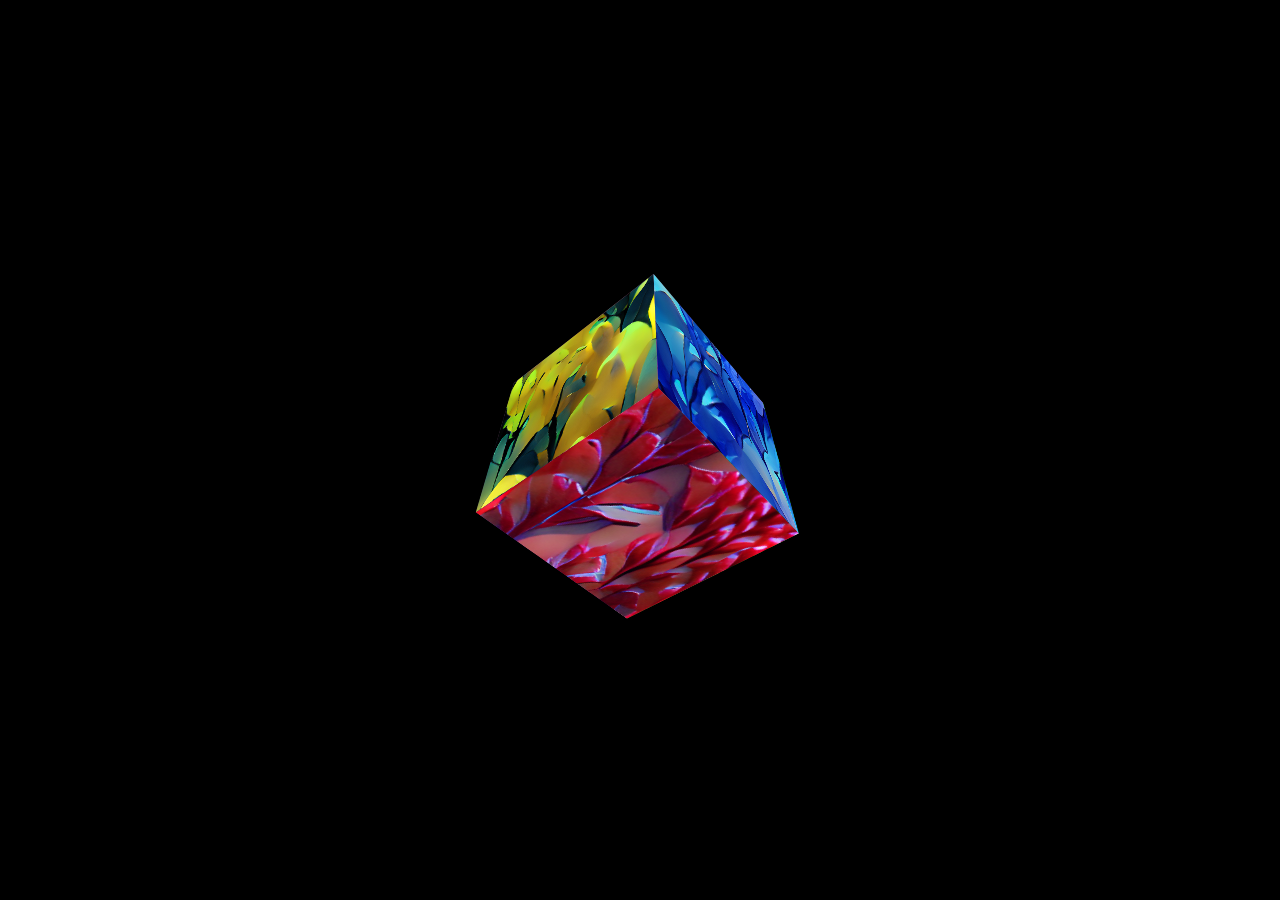
<file: index.html>
<!DOCTYPE html>
<html>
  <head>
    <meta charset="UTF-8" />
    <meta http-equiv="X-UA-Compatible" content="IE=edge" />
    <meta name="viewport" content="width=device-width, initial-scale=1.0" />
    <link rel="stylesheet" type="text/css" href="style.css" />
    <title>AnImAcUbe</title>
  </head>
  <body style="background-color: black">
    <div class="scene">
      <div class="cube">
        <div class="face front"></div>
        <div class="face1 back"></div>
        <div class="face2 right"></div>
        <div class="face3 left"></div>
        <div class="face4 top"></div>
        <div class="face5 bottom"></div>
      </div>
    </div>

    <script>
      document.addEventListener("DOMContentLoaded", function () {
        const cube = document.querySelector(".cube");
        let isAnimationRunning = true;

        let speedFactor = 1;
        let targetSpeedFactor = speedFactor;
        let start = null;
        let progress = 0;
        const lerpRate = 0.05; // Adjusts the speed of interpolation. Lower values make the transition smoother but slower.

        document.addEventListener("click", toggleAnimation);
        document.addEventListener("wheel", handleMouseWheel);

        function step(timestamp) {
          if (!isAnimationRunning) {
            return;
          }

          speedFactor += (targetSpeedFactor - speedFactor) * lerpRate;

          if (!start) start = timestamp;
          let elapsed = timestamp - start;

          progress = (elapsed / ((5 / speedFactor) * 1000)) % 1;

          let rotationDegrees = progress * 360;

          cube.style.transform = `rotateX(${rotationDegrees}deg) rotateY(${rotationDegrees}deg)`;

          if (isAnimationRunning) requestAnimationFrame(step);
        }

        requestAnimationFrame(step);

        function toggleAnimation() {
          isAnimationRunning = !isAnimationRunning;
          if (isAnimationRunning) {
            start = null;
            requestAnimationFrame(step);
          }
        }

        function handleMouseWheel(event) {
          const delta = Math.sign(event.deltaY);
          let scrollSpeed = 0.05;
          if (delta > 0) {
            targetSpeedFactor += scrollSpeed;
          } else {
            targetSpeedFactor = Math.max(1, targetSpeedFactor - scrollSpeed);
          }
        }
      });
    </script>
  </body>
</html>
</file>
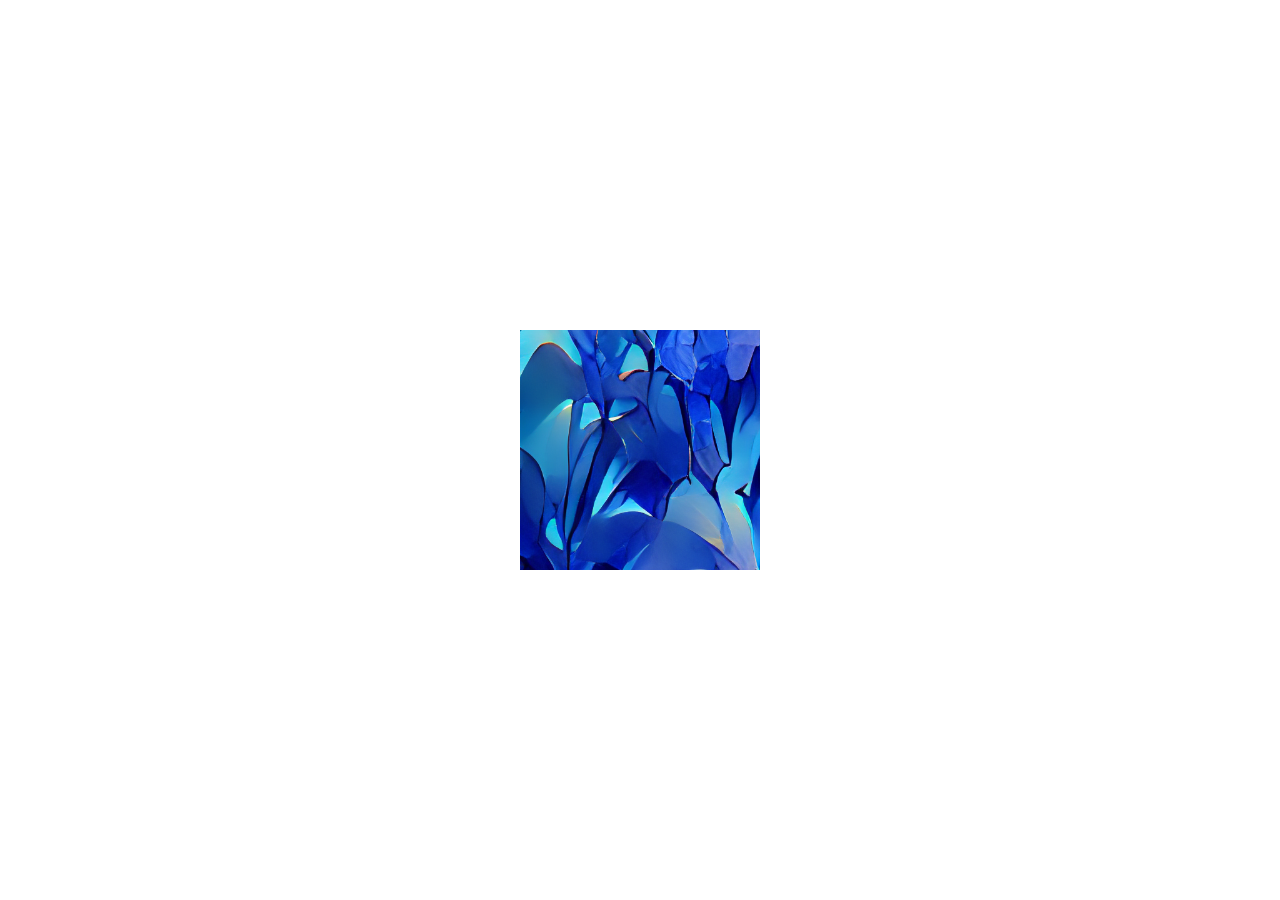
<file: animacube.html>
<!DOCTYPE html>
<html>
  <head>
      <meta charset="UTF-8" />
      <meta http-equiv="X-UA-Compatible" content="IE=edge" />
      <meta name="viewport" content="width=device-width, initial-scale=1.0" />
      <link rel="stylesheet" type="text/css" href="style.css" /> 
      <title>AnImAcUbe</title>
      
  </head>
  <body>
      <div class="scene">
          <div class="cube">
              <div class="face front"></div>
              <div class="face back"></div>
              <div class="face right"></div>
              <div class="face left"></div>
              <div class="face top"></div>
              <div class="face bottom"></div>
          </div>
      </div>

      <script>
        document.addEventListener('DOMContentLoaded', function() {
            const cube = document.querySelector('.cube');
            let isAnimationRunning = true;
            let animationSpeed = 1;
  
            document.addEventListener('click', toggleAnimation);
            document.addEventListener('wheel', handleMouseWheel);
  
            function toggleAnimation() {
                if (isAnimationRunning) {
                    cube.style.animationPlayState = 'paused';
                } else {
                    cube.style.animationPlayState = 'running';
                }
                isAnimationRunning = !isAnimationRunning;
            }
  
            function handleMouseWheel(event) {
                event.preventDefault();
                const delta = Math.sign(event.deltaY);
                animationSpeed += delta;
                if (animationSpeed < 1) {
                    animationSpeed = 1;
                }
                cube.style.animationDuration = `${5 / animationSpeed}s`;
            }
        });
      </script>
  </body>
</html>
</file>
<file: style.css>
body,
html {
  margin: 0;
  padding: 0;
  height: 100%;
  width: 100%;
  display: flex;
  justify-content: center;
  align-items: center;
}

.scene {
  width: 200px;
  height: 200px;
  perspective: 600px;
}

.cube {
  width: 100%;
  height: 100%;
  position: relative;
  transform-style: preserve-3d;
}

.face {
  position: absolute;
  width: 100%;
  height: 100%;
  background-image: url("assets/gradient1.png");
  background-size: cover;
  background-position: center;
}

.face1 {
  position: absolute;
  width: 100%;
  height: 100%;
  background-image: url("assets/gradient11.png");
  background-size: cover;
  background-position: center;
}

.face2 {
  position: absolute;
  width: 100%;
  height: 100%;
  background-image: url("assets/gradient15.png");
  background-size: cover;
  background-position: center;
}

.face3 {
  position: absolute;
  width: 100%;
  height: 100%;
  background-image: url("assets/gradient17.png");
  background-size: cover;
  background-position: center;
}

.face4 {
  position: absolute;
  width: 100%;
  height: 100%;
  background-image: url("assets/gradient21.png");
  background-size: cover;
  background-position: center;
}

.face5 {
  position: absolute;
  width: 100%;
  height: 100%;
  background-image: url("assets/gradient5.png");
  background-size: cover;
  background-position: center;
}

.front {
  transform: translateZ(100px);
}

.back {
  transform: rotateY(180deg) translateZ(100px);
}

.right {
  transform: rotateY(90deg) translateZ(100px);
}

.left {
  transform: rotateY(-90deg) translateZ(100px);
}

.top {
  transform: rotateX(90deg) translateZ(100px);
}

.bottom {
  transform: rotateX(-90deg) translateZ(100px);
}
</file>
